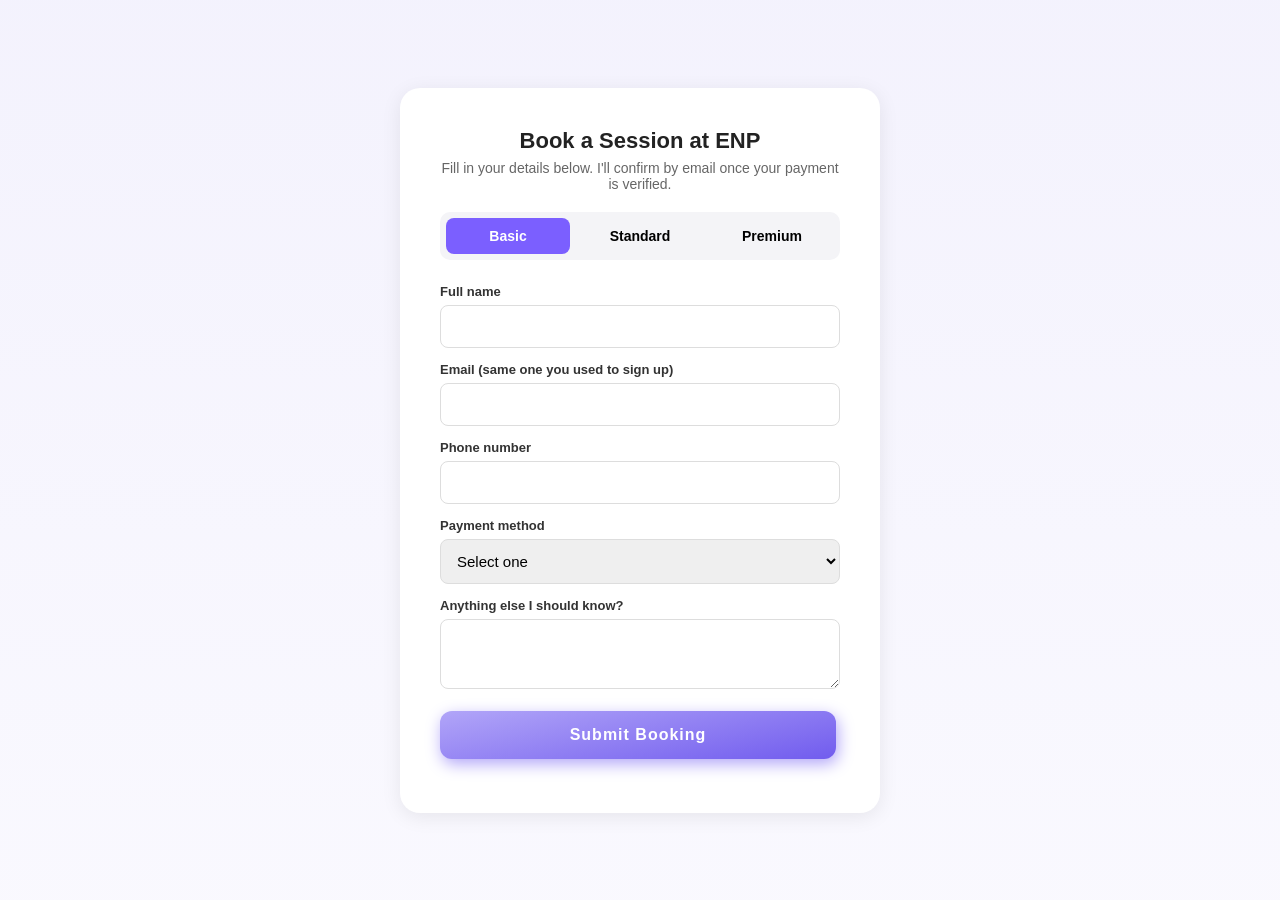
<file: booking.html>
<!DOCTYPE html>
<html lang="en">
<head>
<meta charset="UTF-8">
<meta name="viewport" content="width=device-width, initial-scale=1.0">
<title>Book a Session</title>
<link rel="stylesheet" href="style.css">
<style>
  * { box-sizing: border-box; }
  body {
    font-family: system-ui, sans-serif;
    background: linear-gradient(180deg , #a196ef1f , #9e92f50f);
    display: flex;
    align-items: center;
    justify-content: center;
    min-height: 100vh;
    margin: 0;
    padding:55px;
  }

   .card{
    background-color: white;
    border-radius: 20px;
    box-shadow:0 4px 20px  rgba(0, 0, 0, 0.08);
    padding: 40px;
    max-width: 480px;
    transform : 0.3s ease-in-out ;
    box-shadow : 0.3s ease ;
}
.card:hover{
    transform:scale(1.05) ;
    box-shadow: 0 8px 30px rgba(128, 0, 225, 0.3) ;
}
  h1 { font-size: 22px; margin-bottom: 6px; text-align: center; }
  p.subtitle { text-align: center; color: #666; font-size: 14px; margin-bottom: 20px; }

  .tabs {
    display: flex;
    gap: 8px;
    margin-bottom: 24px;
    background: #f4f4f7;
    padding: 6px;
    border-radius: 10px;
  }
  .tab {
    flex: 1;
    text-align: center;
    padding: 10px;
    border-radius: 8px;
    font-size: 14px;
    font-weight: 600;
    color:black;
    cursor: pointer;
    border: none;
    background: transparent;
  }
  .tab.active {
    background:var(--primary-color);
    color: #fff;
  }

  label {
    display: block;
    font-size: 13px;
    font-weight: 600;
    color: #333;
    margin-bottom: 6px;
    margin-top: 14px;
  }
  input, select, textarea {
    width: 100%;
    padding: 12px;
    border: 1px solid #ddd;
    border-radius: 8px;
    font-size: 15px;
    font-family: inherit;
  }
  textarea { resize: vertical; min-height: 70px; }
  .payment-block {
    background: #f9fafb;
    border: 1px solid #eee;
    border-radius: 8px;
    padding: 14px;
    margin-top: 14px;
    font-size: 13px;
    color: #555;
    display: none;
  }
  .payment-block.active { display: block; }
  .payment-info {
    background: linear-gradient(180deg , #a196ef1f , #9e92f50f);;
    border: 1px solid var(--primary-color);
    border-radius: 8px;
    padding: 12px;
    margin-bottom: 12px;
    font-size: 13px;
    color: var(--primary-color);
    line-height: 1.6;
  }
  .payment-info p { margin: 2px 0; }
  .commonBtnSubmit {
    padding: 15px 30px;
    font-size: 16px;
    width: 99%;
    border-radius:12px ;
    color: white;
    letter-spacing: 1px;
    font-weight: 600;
    filter: drop-shadow(2px 5px 8px #b1a5f8);
    border: none;
    transition: 0.4 ease-in-out;
    text-decoration: none;
    background: var(--gradient);
    cursor: pointer;
  }
  .commonBtnSubmit:hover { background: var(--primary-color); }
  .commonBtnSubmit:disabled { background: var(--primary-color); cursor: default; }
  .message { margin-top: 14px; text-align: center; font-size: 14px; }
  .success { color: #15803d; }
  .error { color: #b91c1c; }

  @media (max-width: 600px) {
    body { padding: 16px; align-items: flex-start; }
    .card { width: 100%; max-width: 100%; padding: 24px 18px; }
  }
</style>
</head>
<body>

<div class="card">
  <h1>Book a Session at ENP</h1>
  <p class="subtitle">Fill in your details below. I'll confirm by email once your payment is verified.</p>

  <div class="tabs">
    <button type="button" class="tab active" data-plan="Basic">Basic</button>
    <button type="button" class="tab" data-plan="Standard">Standard</button>
    <button type="button" class="tab" data-plan="Premium">Premium</button>
  </div>

  <form class="bookingForm">
    <input type="hidden" name="access_key" value="01bf1597-5ade-4bb0-bd7f-5245195810ab">
    <input type="hidden" name="redirect" value="thanks.html">
    <input type="hidden" name="plan" class="planField" value="Basic">

    <label>Full name</label>
    <input type="text" name="name" required>

    <label>Email (same one you used to sign up)</label>
    <input type="email" name="email" required>

    <label>Phone number</label>
    <input type="tel" name="phone" required>

    <label>Payment method</label>
    <select class="paymentMethod" required>
      <option value="">Select one</option>
      <option value="BaridiMob">BaridiMob transfer</option>
      <option value="In person">Paying in person / cash</option>
    </select>

    <div class="baridiBlock payment-block">
      <div class="payment-info">
        <strong>To pay via BaridiMob:</strong>
        <p>Send to: 00799999004296527130</p>
        <p>Name on account: Nor El Yaquin Meriem Doum</p>
        <p>Then enter your transfer reference below.</p>
      </div>
      <label>BaridiMob transfer reference / details</label>
      <input type="text" name="reference" placeholder="e.g. transaction ID or sender name">
    </div>

    <div class="meetingBlock payment-block">
      <label>Preferred meeting spot at ENP</label>
      <input type="text" class="meetingLocation" name="meetingLocation" placeholder="e.g. Main entrance, library, a specific building">

      <label>Meeting date</label>
      <input type="date" class="meetingDate" name="meetingDate">

      <label>Meeting time</label>
      <input type="time" class="meetingTimeOnly" name="meetingTimeOnly">
    </div>

    <label>Anything else I should know?</label>
    <textarea name="notes"></textarea>
    <br><br>
    <button type="submit" class="commonBtnSubmit submitBtn">Submit Booking</button>
    <p class="message"></p>
  </form>
</div>

<script>
  const WEB3FORMS_ENDPOINT = "https://api.web3forms.com/submit";
  const GOOGLE_SHEETS_ENDPOINT = "https://script.google.com/macros/s/AKfycbzQlsAI3DkstY2c8HS5AJ62gLFGdNE5g7lqUHR02n4NH6iCAQcrAj6eS2XZooxQxMmdSA/exec";

  const tabs = document.querySelectorAll(".tab");
  const planField = document.querySelector(".planField");

  function activatePlan(planName) {
    tabs.forEach(t => t.classList.toggle("active", t.dataset.plan === planName));
    planField.value = planName;
  }

  tabs.forEach(tab => {
    tab.addEventListener("click", () => activatePlan(tab.dataset.plan));
  });

  // Support booking.html#standard style links
  const hash = window.location.hash.replace("#", "");
  const matchingTab = Array.from(tabs).find(t => t.dataset.plan.toLowerCase() === hash.toLowerCase());
  if (matchingTab) {
    activatePlan(matchingTab.dataset.plan);
  } else {
    activatePlan("Basic");
  }

  // --- Payment method behavior ---
  const form = document.querySelector(".bookingForm");
  const paymentSelect = form.querySelector(".paymentMethod");
  const baridiBlock = form.querySelector(".baridiBlock");
  const meetingBlock = form.querySelector(".meetingBlock");
  const messageEl = form.querySelector(".message");
  const submitBtn = form.querySelector(".submitBtn");

  paymentSelect.addEventListener("change", () => {
    const isBaridi = paymentSelect.value === "BaridiMob";
    const isInPerson = paymentSelect.value === "In person";

    baridiBlock.classList.toggle("active", isBaridi);
    meetingBlock.classList.toggle("active", isInPerson);

    form.querySelector(".meetingDate").required = isInPerson;
    form.querySelector(".meetingTimeOnly").required = isInPerson;
    form.querySelector(".meetingLocation").required = isInPerson;
  });

  form.addEventListener("submit", async (e) => {
    e.preventDefault();
    submitBtn.disabled = true;
    messageEl.textContent = "Sending...";
    messageEl.className = "message";

    try {
      const formData = new FormData(form);

      // Send to Web3Forms (for email notification)
      const response = await fetch(WEB3FORMS_ENDPOINT, {
        method: "POST",
        headers: { "Accept": "application/json" },
        body: formData
      });

      // Also send to Google Sheets (fire-and-forget, doesn't block the flow)
      const sheetData = Object.fromEntries(formData.entries());
      fetch(GOOGLE_SHEETS_ENDPOINT, {
        method: "POST",
        mode: "no-cors",
        headers: { "Content-Type": "text/plain" },
        body: JSON.stringify(sheetData)
      }).catch(() => {
        // Silently ignore errors here so a Sheets hiccup never blocks the booking
      });

      if (response.ok) {
        window.location.href = "thanks.html";
      } else {
        messageEl.textContent = "Something went wrong. Please try again.";
        messageEl.className = "message error";
        submitBtn.disabled = false;
      }
    } catch (error) {
      messageEl.textContent = "Network error. Please check your connection and try again.";
      messageEl.className = "message error";
      submitBtn.disabled = false;
    }
  });
</script>

</body>
</html>
</file>
<file: style.css>
/* common css */
:root{
    --primary-color:#7b5fff ;
    --secondary-color:#ff7b00;
    --bg-light: #f8f8f8;
    --text-dark:#222 ;
    --text-light: #7c7878;
    --gradient:linear-gradient(349deg, #715cee ,#b1a5f8);
}
*{
    margin: 0;
    padding: O;
    box-sizing: border-box;
    font-family :'Poppins' ,sans-serif;
}
body{
    background: linear-gradient(180deg , #a196ef1f , #9e92f50f);
    color: #222;
    /* color: var(--primary-color); */
}
body ::-webkit-scrollbar{widows: 10px;}
body ::-webkit-scrollbar-thumb{
    background: var(--primary-color);
    border-radius: 10px;
}
.commonBtn{
    padding: 15px 30px;
    font-size: 16px;
    background: var(--gradient);
    border-radius:23px ;
    color: white;
    letter-spacing: 1px;
    font-weight: 600;
    filter: drop-shadow(2px 5px 8px #b1a5f8);
    border: none;
    transition: 0.4 ease-in-out;
    text-decoration: none;
    display: inline-block;
}
.commonBtn:hover{
    background: linear-gradient(349deg , #9383f5, #b1a5f8);
    color: white;
}
/* Header */
.container{
    display: flex;
    justify-content: space-between;
    align-items: center;
    max-width: 1200px;
    margin:auto ;
    padding: 20px;
}
.commonBtnLog{
    background: whitesmoke;
    border-radius: 20px;
    box-shadow:0 4px 8px  rgba(234, 223, 246, 0.936);
    padding: 15px 30px;
    font-size: 16px;
    filter: drop-shadow(2px 5px 6px #dad5f6);
    border-radius:23px ;
    color:var(--primary-color);
    letter-spacing: 1px;
    font-weight: 600;
    /* filter: drop-shadow(2px 5px 8px #b1a5f8); */
    border: none;
    transition: 0.4 ease-in-out;
    text-decoration: none;
    display: inline-block;
    transform : 0.3s ease-in-out ;
    box-shadow : 0.3s ease ;
}
.commonBtnLog:hover{
    transform:scale(1.05) ;
    /* box-shadow: 0 6px 10px rgba(205, 167, 234, 0.815) ; */
    background: linear-gradient(180deg , #a196ef1f , #9e92f50f);
    color: white;
}

#mainHeader.fixed{
    position: fixed;
    top:0;
    left: 0;
    background-color: white;
    box-shadow: 0 2px 5px rgba(0, 0, 0, 0.9);
    width: 100%;
    z-index: 9999;
    padding: 10px 100px;
}
#mainHeader{
    transition: all 0.3s ease;
    .logo{font-size: 20px ; font-weight: bold;}
    .logo i{
        color: var(--primary-color);
    }
    
}
nav ul{
    display: flex;
    gap: 20px;
    list-style: none;
    align-items: center;
}
.logo h4{
    display: flex;
    flex-direction: row;
    color: #222;
    width: 50px;
}
nav ul li a{
    text-decoration: none;
    color: var(--text-dark);
    padding :8px 12px;

}
nav li a:hover{
    color:var(--primary-color);
}
.menu-toggle{
    display: none;
    flex-direction:column ;
    cursor: pointer;
}
.menu-toggle span{
    width: 25px;
    height: 3px;
    background: var(--text-dark);
    margin: 4px 0;
}
/* hero */

.headingHeroHeading{
    font: size 42px; 
    font-weight: 900;
    color: var(--text-dark);
    margin-bottom: 20px;
}
.hero{
    display: flex;
    justify-content: space-between;
    align-items: center;
    padding: 50px 20px ;
    max-width: 1200px;
    margin: auto;
    flex-wrap: wrap;
}
.hero-text p {
    max-width: 600px;
    font-family:"Poppins", sans-serif ;
}
.headingHeroHeading{
    font-size: 3.5rem;
    font-family :'Poppins' ,sans-serif;
    
}
.headingHeroHeading span{color: var(--secondary-color);
font-family:'Poppins' ,sans-serif; ;}
#courseCount,
#studentCount{
    font-size: 2rem;
    font-weight: bold;
}
#studentCount ,#courseCount{
    color: #222;
}
.counterText{
    font-size: 14px;
    color: var(--text-light);
}
.hero-text p{
    margin: 20px 0;
    color: var(--text-light);
}
.hero-image{
    max-width: 400px;
    position: relative;
    
}
.userImage{
    z-index: 99;
    position: relative;
    width: 340px;
    height: 340px;
    border-radius: 50%;
    top: 5px;
    left: 5px;
    
    
}
.heroIcon1,
.heroIcon2{
    position: absolute;
    z-index: 99;
    border-radius: 10px!important;
    filter: drop-shadow(5px 4px 10px #333);
}
.heroIcon1{
    left: Opx;
    bottom: 10px;
    animation: slideDown 1s ease-in-out infinite alternate;
    width: 110px ;
    height: 70px;
    border-radius: 20px;
}
.heroIcon2{
    right:0;
    top: 30px;
    width:110px ;
    height: 70px;
    animation: slideRight 1s ease-in-out infinite alternate;
}
@keyframes slideDown{
    from {left: 0px;}
    to {left: 20px;}
}

@keyframes slideRight{
    from {right: -20px;}
    to {right: Opx;}
}
.circle-container{
    position: absolute;
    top:150px ;
    left:20px ;
    width: 450px ;
    height: 450px;
    
}
.circle{
    position: absolute;
    top: 0;
    left: 0;
    width: 350px;
    height: 350px;
    border-radius: 50%;
    background: radial-gradient(circle ,#907fea 30% ,#b2a6f8 100%);
    opacity: 0.6;
    animation: breathe 3s ease-in-out infinite;
}
.circle:nth-child(2){
    width: 380px ; 
    height: 380px;
    top: -15px;
    left: -15px;
    background: radial-gradient(circle, #907fea 30% ,#b2a6f8 100%);
    animation-delay: 0.5s;
}
.circle:nth-child(3){
    width: 410px;
    height: 410px;
    top: -30px;
    left:-30px ;
    background: radial-gradient(circle, #907fea 30% , #b2a6f8 100%);
    animation-delay: 1s;
}
@keyframes breathe{
    0% ,100%{
        trasform:scale(1);
        opacity: 0.2;
    }
    50%{
        transform: scale(1.1);
        opacity: 0.7;
    }
}
.stats{display: flex; gap:40px; margin-top: 20px;}

/* Syllubs*/

.headingSyllabus{
    font: size 42px; 
    font-weight: 900;
    color: var(--text-dark);
    margin-bottom: 20px;
    align-items: center;
    padding:  20px ;
}
.headingSyllabus span{color: var(--secondary-color);}

.courseSection{
    max-width: 1200px;
    margin: auto;
}
.courses{
    display: flex;
    justify-content: space-between;
    margin: 40px 0px;
    gap: 20px;
    flex-wrap: wrap;
}
.course{
    background: linear-gradient(45deg ,#ed88aa ,#e76e94);
    padding: 25px;
    border-radius: 25px;
    flex: 1 1 200px;
    text-align: left;
    color: white;
    filter: drop-shadow(5px 4px 10px #ed88aa);
    transition: 0.4s ease-in-out;
}
.course:hover{
    transform: scale(1.05);
}
.course i{
    font-size: 3.2rem;
    display: block;
    margin-bottom: 30px;
}
.course span{
    font-size: 1.2rem;
    font-weight: bold;
    letter-spacing: 1px;
}
.course hr{
    margin-top: 10px;
    border: none;
    height: 1px;
    background: #ffffff75;
}
.course:nth-child(2){
    background: linear-gradient(45deg ,#9d8ef7 , #9686f4);
    filter: drop-shadow(5px 4px 10px #9d8ef7);
}
.course:nth-child(3){
    background: linear-gradient(45deg , #94dcf5, #76caea);
    filter: drop-shadow(5px 4px 10px  #94dcf5 );
}
.course:nth-child(4){
    background: linear-gradient(45deg , #ffd200, #f7971e);
    filter: drop-shadow(5px 4px 10px  #ffd200);
}
.browseAll{
    margin-top: 10px;
}
.heading{
padding-left: 20px;
}

/* About DMN */
.aboutSection{
    display: flex;
    justify-content: space-around;
    gap: 100px;
    flex-wrap: wrap;
    max-width: 1200px;
    margin: 100px auto;
    margin-bottom: 15px;
    padding-bottom: 15px;
}
.image-box{
    flex: 1 1 500px;
    position: relative;

}
.image-box img{
    width: 100%;
    max-width: 470px;
    height: 300px;
    object-fit: cover;
    border-radius: 10px;
    display: block;
    margin-left: 50px;
}
.purple-corner{
    width:100px;
    height: 100px;
    background: var(--gradient);
    position: absolute;
    top: -20px ;
    right: -20px;
    z-index: -1;
    border-radius:10px ;
}
.text-box{
    flex: 1 1 550px;
    
}
small{
    color:var(--primary-color);
    font-weight: bold;
    letter-spacing: 1px;
    font-size: 14px;
}
.headingDMN{
    font: size 42px; 
    font-weight: 900;
    color: var(--text-dark);
    margin-bottom: 20px;
    align-items: center;
    
}
.headingDMN span{color: var(--secondary-color);}
.text-box p{
    font-size: 16px;
    color: var(--text-light);
    margin-bottom: 15px;
    line-break: 1.6;
}
/* certificates */

.marquee-wrapper {
width: 90%;
padding:  10px 0 40px;
background: linear-gradient(45deg ,#b2a6f8 ,#907fea);
filter: drop-shadow(5px 4px 10px  #b2a6f8);


    padding: 25px;
    border-radius: 25px;
    flex-wrap: wrap;
    
}
.divider {
    width: 0.5px;
    height: 80%    ;     /* adjust to be a bit shorter than your image height */
    background:var(--bg-light);
    flex-shrink: 0;
    align-self: center;
    box-shadow: #ffffff;
}

.cert-title {
margin-bottom: 10px;
font-size: 1.5rem;
}

.marquee-wrapper {
width: 90%;
overflow: hidden;
position: relative;
display: flex;
margin-left: auto;
margin-right: auto;
}
.marquee-wrapper img{
    background: var(--bg-light);
    box-shadow: #eceaf1;
}

.marquee-track {
display: flex;
width: max-content;
animation: scroll-left 15s linear infinite;
}

.marquee-track img {
  height: 120px;       /* adjust to your certificate image size */
    margin: 0 20px;
    border-radius: 12px;
    flex-shrink: 0;
}



@keyframes scroll-left {
    0% {
    transform: translateX(0);
    }
    100% {
    transform: translateX(-50%);
    }
}

/* Pause on hover (optional, nice UX touch) */
.marquee-wrapper:hover .marquee-track {
    animation-play-state: paused;
}

/* course card section */

.course-section{
    padding: 50px 20px;
    max-width: 1200px;
    margin: auto;
    text-align: center;
}
.desc{
    font-size: 14px;
    color: #6b7280;
    margin: 10px 0 30px;
}
.courses{
    display: flex;
    justify-content: center;
    gap: 20px;
    flex-wrap: wrap;
    
}
.course-card{
    background: white;
    border-radius: 10px;
    margin-top: 20px;
    box-shadow: 0 0 10px rgba(0, 0, 0, 0.05);
    width: 350px;
    padding: 15px ;
    text-align: left;
    display: flex;
    flex-direction: column;
    transition: 0.4s ease-in-out;
}
.course-card:hover{transform: scale(1.05);}
.course-card img{
    width: 100%; border: 10px; height: 200px;
}
.lesson{
    font-size: 12px;
    color: var(--secondary-color);
    margin: 10px 0 5px;
}

.course-card h3{
font-size: 16px;
margin: 5px 0 10px;
}
.price{ margin-top: 5px 0;}
.price .new{
    color: var(--secondary-color);
    font-weight: bold;
    margin-right: 15px;
}
.price .full{
    color: gray;
    font-size: medium;
}
.rating{
    font-size: 14px;
    color:#fbbf24;
    margin: 5px 0;
}
.bottom{
    display: flex;
    justify-content: space-between;
    align-items: center;
    margin-top: auto;
}
.students{
    color: var(--text-light);
    font-size: 0.7rem;
}

/* CTA section */
.cta-section{
background-color: var(--primary-color) ;
color: white;
border-radius: 20px;
padding: 40px 50px;
max-width: 1000px;
margin: auto;
display: flex;
justify-content: space-between;
align-items: center;
flex-wrap: wrap;
gap: 20px;
}
.cta-text{
    flex: 1 1 300px;
}
.cta-text h2{
    font-size: 2rem;
    font-weight: bold;
    color: white;
    margin-bottom: 10px;
}
.cta-text p{
    font-size: 1rem;
    color: #e0e0e0;
    line-height: 1.6;
}

.cta-button{
    background: white;
    color: var(--primary-color);
    padding: 15px 30px;
    border: none;
    border-radius: 25px;
    font-weight: bold;
    font-size: 1rem;
    cursor: pointer;
    /* transition: background 0.3s; */
}
.cta-button:hover{
    background: var(--secondary-color);
    color: white;
}

/* price Section  */
.priceSection{padding: 70px;
text-align: center;}
.priceSection.container{
    max-width: 1000px;
    margin: auto;
    display: flex;
    gap: 20px;
    justify-content: space-between;
    align-items: center;
}
.pricing-card{
    background-color: white;
    border-radius: 20px;
    box-shadow:0 4px 20px  rgba(0, 0, 0, 0.08);
    padding: 30px 20px;
    width: 320px;
    transform : 0.3s ease-in-out ;
    box-shadow : 0.3s ease ;
}
.pricing-card:hover{
    transform:scale(1.05) ;
    box-shadow: 0 8px 30px rgba(128, 0, 225, 0.3) ;
}
.pricing-card.featured{
color: white;
background: var(--gradient);
}
.plan-title{
    font-size: 1.2rem;
    font-weight: 700;
    margin-bottom: 10px;
}
.plan-description{
    font-size: 0.9rem;
    width: 200px;
    color: var(--text-light);
    margin: 20px auto;
    border-bottom: 1px solid #b2b2b2a6;
    padding-bottom:20px ;
}
.pricing-card.pricing-card.featured .plan-description{color:#e0dfff ;}

.plan-features{
list-style: none;
padding: 0;
margin:20px 55px ;
}

.plan-features li{
    margin: 10px 0;
    display: flex;
    align-items: center;
    color: inherit;
}
.plan-features li::before{
    content: "\2713";
    font-size: 20px;
    color: var(--primary-color);
    margin-right:10px ;
}
.pricing-card.pricing-card.featured .plan-features li::before{color: white;}
.price{font-size: 2rem; font-weight: bold; margin-bottom: 10px;}
.pricing-card.featured.commonBtn{
    background: white;
    color: #7a4aff;
    border: none;
}
/* Testimonial Section */
.testimonialSection{
    text-align: center;
    padding: 50px;
}
.testimonial-container{
    max-width: 1000px;
    margin: auto;
    position: relative;
    overflow: hidden;
}

.testimonial-wrapper{
    display: flex;
    transition:trasform 0.6s ease  ;
}
.testimonial{
    background: white;
    border-radius: 12px;
    box-shadow: 0 4px 10px rgba(0, 0, 0, 0.05);
    padding: 20px;
    margin: 10px;
    flex: 0 0 calc(50% - 20px);
    display: flex;
    /* flex-direction: column; */
    justify-content: space-between;
}
.top-section{
    display: flex;
    flex-direction: column;
    align-items: center;
    margin-bottom: 15px;

}
.header-row {
    display: flex;
    align-items: center;
    gap: 12px;
    position: relative;}

.image{flex-shrink: 0;}
.image img{
    width: 60px;
    height: 60px;
    border-radius: 50%;
    object-fit: cover;
}
.info{
margin-left: 15px;
text-align: center;
flex-grow: 1;
position: relative;
}
.info h3{
    font-size: 16px;
    font-weight: 600;
}
.info .position{
font-size: 14px;
margin: 2px 0 8px;
}
.stars{
    color: var(--secondary-color);
    font-size: 16px;
}
/* .quote-icon{
    position: absolute;
    top: 0;
    right:0;
    font-size: 4rem;
    color: var(--secondary-color);
} */
.bottom-text{
    font-size: 14px;
    line-break: 1.5;
    text-align:left;
    margin: 0;
}
.dots{
    text-align: center;
    margin-top: 20px;
}
.dot{
    display: inline-block;
    width: 10px;
    height: 10px;
    background: #ddd;
    border-radius: 50%;
    margin: 0 5px;
    cursor: pointer;
}
.dot.active{
    background: var(--secondary-color);
}
.Top{
    position: fixed;
    bottom: 30px;
    right: 30px;
     z-index: 999;
    background: var(--primary-color);
    color: white;
     border: 3px solid var(--primary-color);
    padding: 12px 15px;
    font-size: 16px;
    border-radius: 50px;
    cursor: pointer;
    
    box-shadow: 0 4px 10px rgba(0, 0, 0, 0.2);
    transition:all 0.3s ease ; 
}
.Top:hover{
    background: white;
    color: var(--primary-color);
    border: 3px solid var(--primary-color);
}

/* responsive screen */
@media (max-width:768px) {
    #mainHeader.fixed{
        padding: 10px 22px;
    }
    nav ul{
        display: none;
        flex-direction: column;
        gap: 10px;
        background: white;
        position: absolute;
        top: 60px;
        right: 20px;
        padding: 10px;
        box-shadow: 0 4px 8px rgba(0 , 0 , 0 ,0.1);
        border-radius:8px ;
    }

nav ul li{padding: 10px;}
nav ul.active{display:flex; z-index: 9999;}
.menu-toggle{display: flex;}
.hero{flex-direction:column-reverse ; text-align: center;}
.headingHeroHeading{margin-top: 25px;}
.headingHeroHeading{font-size: 2rem;}

.course-section{padding: 20px;}
.stats{flex-direction: column;}
.circle-container{display: none;}
.courses{flex-direction: column; align-items: center;}
.course{width: 100%;}
.aboutSection{padding: 20px;}
.aboutSection img{margin-left: auto;margin-right: auto;}
.aboutSection{margin: 20px auto;gap: 30px;}
.purple-corner{display: none;}
.cta-section{flex-direction: column; align-items:flex-start ;}
.cta-text{flex: auto;}
.priceSection .container{flex-direction: column; gap: 20px;}
.testimonialSection{padding: 20px;}
.testimonial{flex: 0 0 calc(100% - 20px);}

}
@media (max-width: 1024px) {
    .purple-corner{
        display: none;
    }
    .aboutSection img{margin-left: auto;margin-right: auto;}
}
</file>
